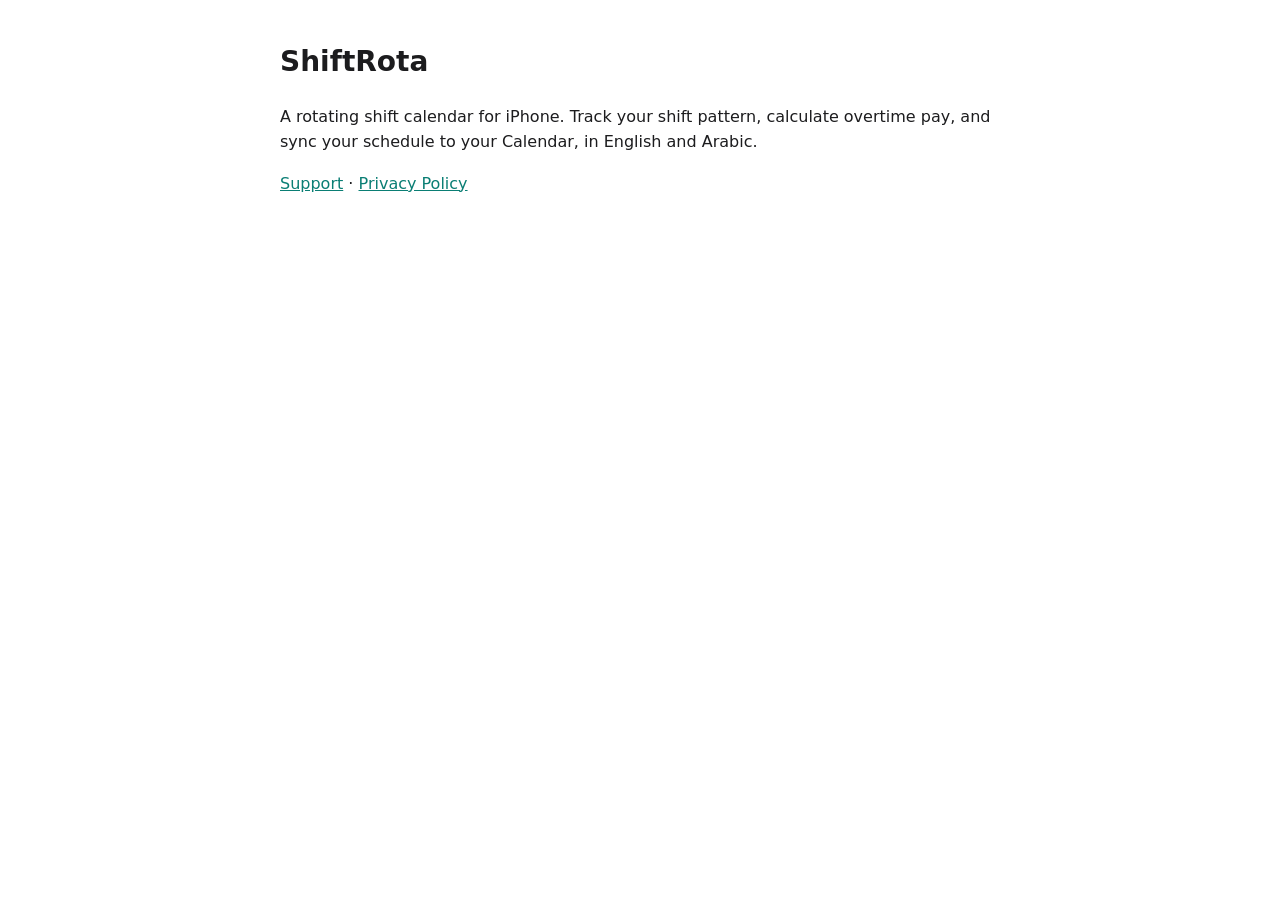
<file: index.html>
<!doctype html><html lang="en"><head><meta charset="utf-8"><meta name="viewport" content="width=device-width,initial-scale=1"><title>ShiftRota</title><link rel="stylesheet" href="style.css"></head><body>
<h1>ShiftRota</h1>
<p>A rotating shift calendar for iPhone. Track your shift pattern, calculate overtime pay, and sync your schedule to your Calendar, in English and Arabic.</p>
<p><a href="support.html">Support</a> · <a href="privacy.html">Privacy Policy</a></p>
</body></html>
</file>
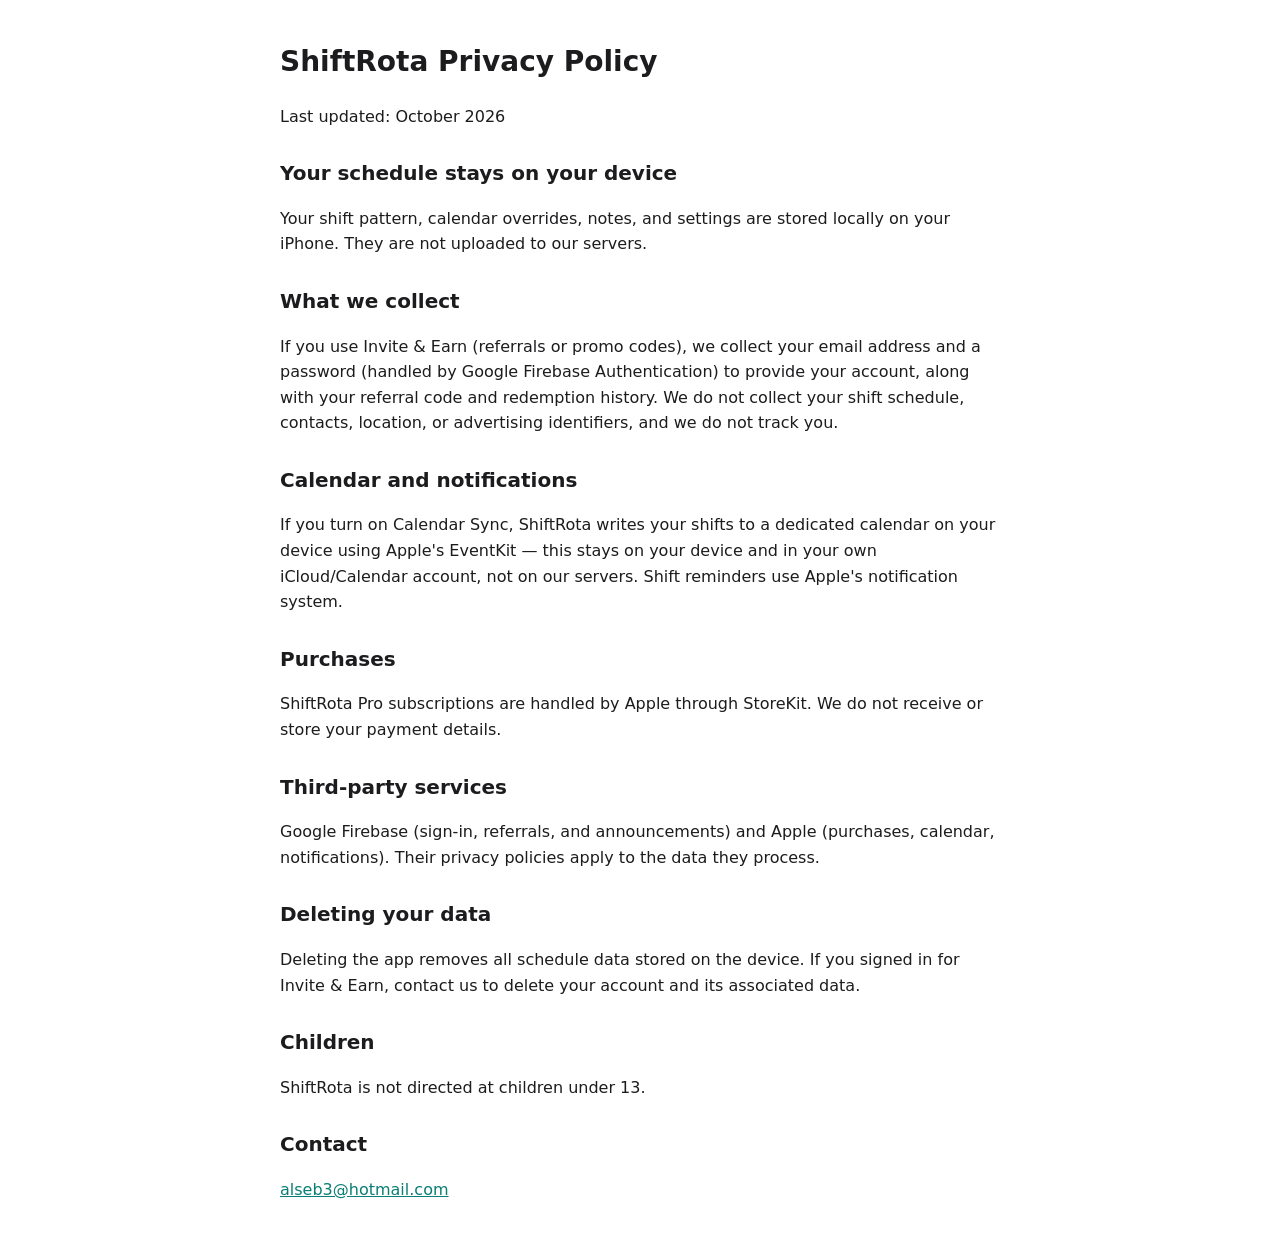
<file: privacy.html>
<!doctype html><html lang="en"><head><meta charset="utf-8"><meta name="viewport" content="width=device-width,initial-scale=1"><title>ShiftRota Privacy Policy</title><link rel="stylesheet" href="style.css"></head><body>
<h1>ShiftRota Privacy Policy</h1>
<p>Last updated: October 2026</p>
<h2>Your schedule stays on your device</h2>
<p>Your shift pattern, calendar overrides, notes, and settings are stored locally on your iPhone. They are not uploaded to our servers.</p>
<h2>What we collect</h2>
<p>If you use Invite &amp; Earn (referrals or promo codes), we collect your email address and a password (handled by Google Firebase Authentication) to provide your account, along with your referral code and redemption history. We do not collect your shift schedule, contacts, location, or advertising identifiers, and we do not track you.</p>
<h2>Calendar and notifications</h2>
<p>If you turn on Calendar Sync, ShiftRota writes your shifts to a dedicated calendar on your device using Apple's EventKit — this stays on your device and in your own iCloud/Calendar account, not on our servers. Shift reminders use Apple's notification system.</p>
<h2>Purchases</h2>
<p>ShiftRota Pro subscriptions are handled by Apple through StoreKit. We do not receive or store your payment details.</p>
<h2>Third-party services</h2>
<p>Google Firebase (sign-in, referrals, and announcements) and Apple (purchases, calendar, notifications). Their privacy policies apply to the data they process.</p>
<h2>Deleting your data</h2>
<p>Deleting the app removes all schedule data stored on the device. If you signed in for Invite &amp; Earn, contact us to delete your account and its associated data.</p>
<h2>Children</h2>
<p>ShiftRota is not directed at children under 13.</p>
<h2>Contact</h2>
<p><a href="mailto:alseb3@hotmail.com">alseb3@hotmail.com</a></p>
</body></html>
</file>
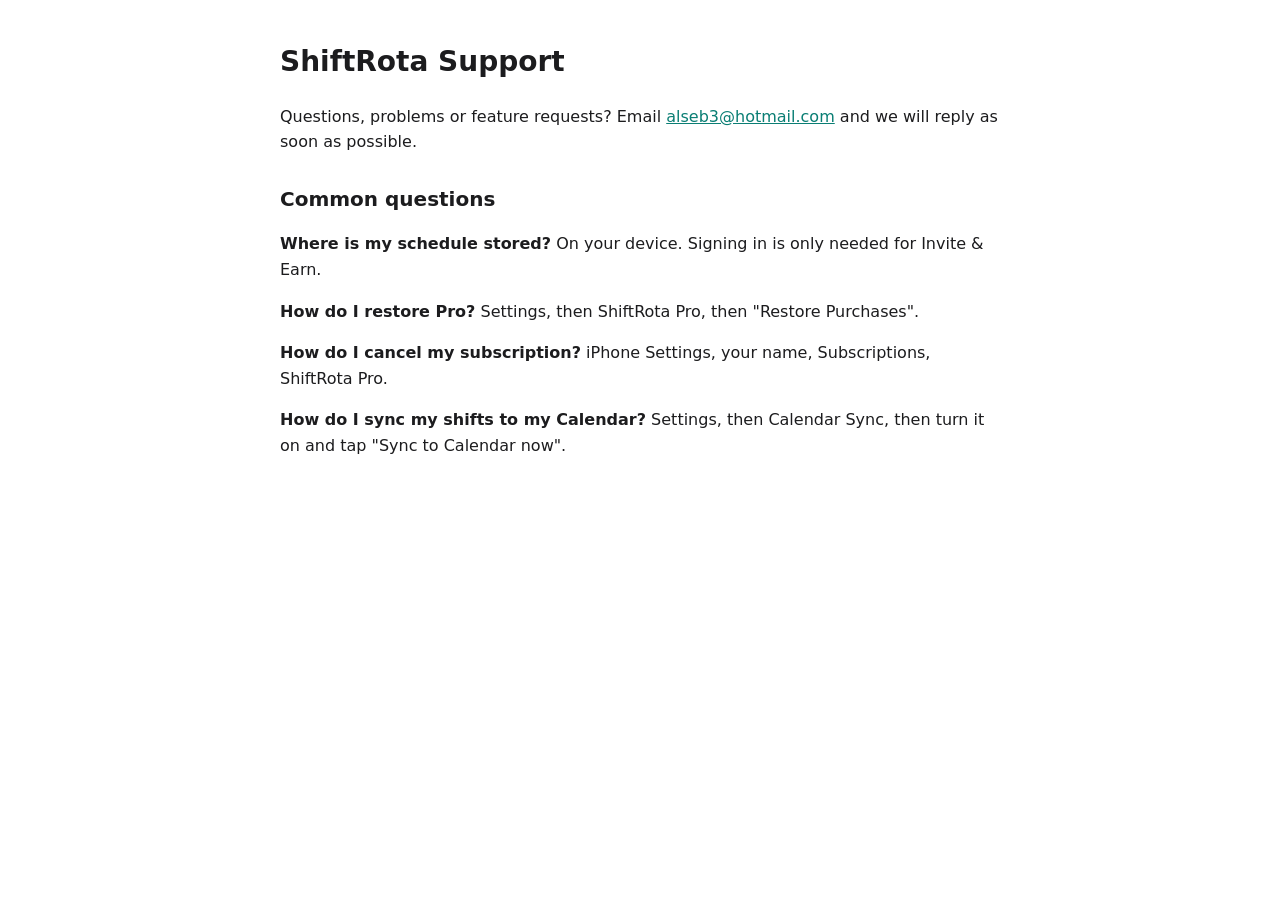
<file: support.html>
<!doctype html><html lang="en"><head><meta charset="utf-8"><meta name="viewport" content="width=device-width,initial-scale=1"><title>ShiftRota Support</title><link rel="stylesheet" href="style.css"></head><body>
<h1>ShiftRota Support</h1>
<p>Questions, problems or feature requests? Email <a href="mailto:alseb3@hotmail.com">alseb3@hotmail.com</a> and we will reply as soon as possible.</p>
<h2>Common questions</h2>
<p><b>Where is my schedule stored?</b> On your device. Signing in is only needed for Invite &amp; Earn.</p>
<p><b>How do I restore Pro?</b> Settings, then ShiftRota Pro, then "Restore Purchases".</p>
<p><b>How do I cancel my subscription?</b> iPhone Settings, your name, Subscriptions, ShiftRota Pro.</p>
<p><b>How do I sync my shifts to my Calendar?</b> Settings, then Calendar Sync, then turn it on and tap "Sync to Calendar now".</p>
</body></html>
</file>
<file: style.css>
body{font:16px/1.6 -apple-system,system-ui,sans-serif;max-width:720px;margin:40px auto;padding:0 20px;color:#1c1c1e}
h1{font-size:28px}h2{font-size:20px;margin-top:28px}a{color:#0a7e74}
</file>
